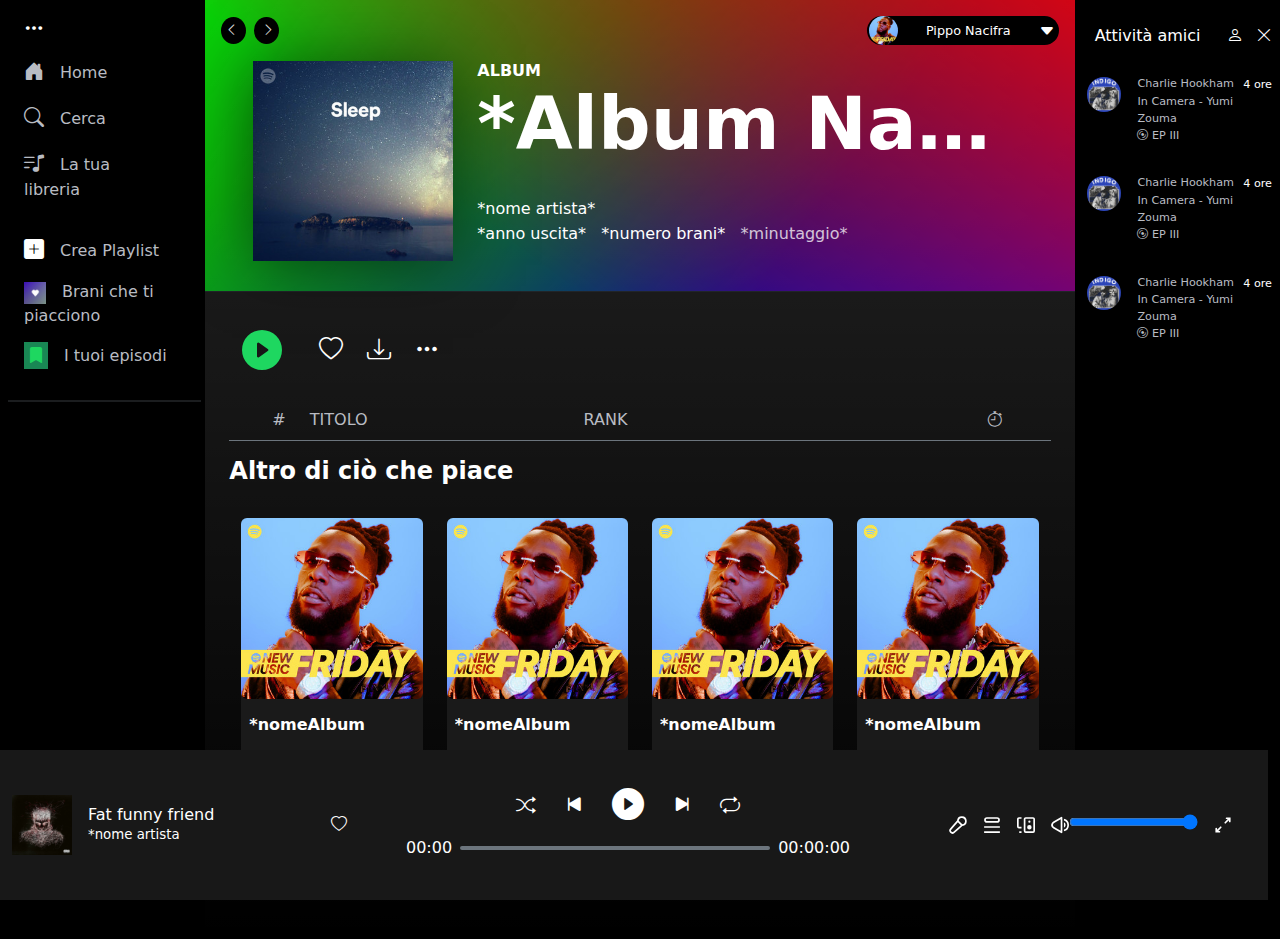
<file: album.html>
<!DOCTYPE html>
<html lang="en">

<head>
    <meta charset="UTF-8" />
    <meta name="viewport" content="width=device-width, initial-scale=1.0" />
    <title>Document</title>
    <link href="https://cdn.jsdelivr.net/npm/bootstrap@5.3.3/dist/css/bootstrap.min.css" rel="stylesheet"
        integrity="sha384-QWTKZyjpPEjISv5WaRU9OFeRpok6YctnYmDr5pNlyT2bRjXh0JMhjY6hW+ALEwIH" crossorigin="anonymous" />
    <link rel="stylesheet" href="https://cdn.jsdelivr.net/npm/bootstrap-icons@1.11.3/font/bootstrap-icons.min.css" /> 
    <link rel="stylesheet" href="assets/css/style.css" />
</head>

<body class="bg-gradient bg-black">
    <div class="row justify-content-between divPrimo">
        <header class="col-lg-3 col-xl-2 bg-black container-fluid d-none d-lg-block">
            <nav class="navbar navbar-expand-lg">
                <div class="container-fluid d-flex flex-column align-items-baseline px-3">
                    <a class="navbar-brand ps-2" href="#"><i class="bi bi-three-dots text-white"></i></a>
                    <button class="navbar-toggler" type="button" data-bs-toggle="collapse"
                        data-bs-target="#navbarNavAltMarkup" aria-controls="navbarNavAltMarkup" aria-expanded="false"
                        aria-label="Toggle navigation">
                        <span class="navbar-toggler-icon"></span>
                    </button>
                    <div class="collapse navbar-collapse" id="navbarNavAltMarkup">
                        <div class="navbar-nav flex-column">
                            <a class="nav-link text-gray-light" aria-current="page" href="index.html"><i
                                class="bi bi-house-door-fill text-gray-light fs-5 me-3"></i>Home</a>
                        <a class="nav-link text-gray-light" href="search.html"><i
                                class="bi bi-search text-gray-light fs-5 me-3"></i>Cerca</a>
                        <a class="nav-link text-gray-light" href="#"><i
                                class="bi bi-music-note-list text-gray-light fs-5 me-3"></i>La
                            tua libreria</a>
                        <a class="nav-link text-gray-light mt-3"><i
                                class="bi bi-plus-square-fill text-white fs-5 me-3"></i>Crea Playlist</a>
                        <a class="nav-link text-gray-light"><img src="assets/imgs/liked songs spotify.jpeg"
                                style="width: 22px" class="me-3" />Brani che ti piacciono</a>
                        <a class="nav-link text-gray-light"><i
                                class="bi bi-bookmark-fill bg-success p-1 me-3 bg-startPlayslist"
                                style="color: #1ED760;"></i>I tuoi episodi</a>
                        </div>
                    </div>
                </div>
            </nav>
            <hr class="text-secondary border-2 w-100 ms-2 me-1" />
            <div>
                <ul></ul>
            </div>
        </header>
        <main class="col-lg-9 col-xl-8 p-0">
            <div class="bg-header">
                <section class="row align-items-center p-3 divPrimo">
                    <div class="col-lg-3 col-xxl-2 d-none d-lg-flex">
                        <i class="bi bi-chevron-left Freccia bg-black p-1 pe-2 rounded-circle bi-chevron"></i>
                        <i class="bi bi-chevron-right Freccia bg-black p-1 ps-2 rounded-circle ms-2 bi-chevron"></i>
                    </div>
                    <!-- div vuoto per distanziare -->
                    <div class="col-lg-6 col-xxl-8"></div>
                    <div class="col-lg-3 col-xxl-2 d-none d-lg-flex">
                        <div class="bg-black p-0 rounded-pill d-flex justify-content-between align-items-center">
                            <img src="assets/imgs/main/image-17.jpg" class="rounded-5 d-inline-block"
                                style="width: 15%; margin-left: 1%;" />
                            <p class="text-white d-inline-block m-0 username">Pippo Nacifra</p>
                            <i class="bi bi-caret-down-fill text-white me-1 mt-1"></i>
                        </div>
                    </div>
                </section>
                <div class="border-bottom border-dark p-0">
                    <div class="d-flex px-5 pt-md-0 pb-sm-3 ">
                        <img src="assets/imgs/search/image-18.jpg" class="album-size mb-xxl-4" id="albumImgH1"/>
                        <div class="row pb-4 divPrimo ps-4">
                            <h4 class="col-12 scrittaAlbum">ALBUM</h4>
                            <h1 class="col-12 pronz-album-5 gerardo" id="albumText">*Album Name*</h1>
                            <!---aggiungere classe o id per fare il testo bold e grande---->
                            <h2 class="col-12 fs-6 pt-3">
                                <div  class="pronz-album-4 gerardo align-bottom"><span id="artistName">*nome artista*</span></div><span id="releaseYear">*anno
                                    uscita*</span> &nbsp; <span id="tracksNum">*numero brani*</span> &nbsp;
                                <span class="opacity-75" id="minutaggio">*minutaggio*</span>
                            </h2>
                        </div>
                    </div>
                </div>
            </div>
            <div class="row p-4 divPrimo">
                <div class="col-3 d-flex align-items-center">
                    <button type="button" class="btn" id="btnPlay">
                        <svg xmlns="http://www.w3.org/2000/svg" width="40" height="40" fill="#1ED760"
                            class="bi bi-play-circle-fill" viewBox="0 0 16 16">
                            <path
                                d="M16 8A8 8 0 1 1 0 8a8 8 0 0 1 16 0M6.79 5.093A.5.5 0 0 0 6 5.5v5a.5.5 0 0 0 .79.407l3.5-2.5a.5.5 0 0 0 0-.814z" />
                        </svg>
                    </button>

                    <i class="bi bi-heart p-2 ms-3 fs-4"></i>
                    <i class="bi bi-download p-3 fs-4"></i>
                    <i class="bi bi-three-dots p-2 fs-4"></i>
                </div>
            </div>

            <div class="row mx-4 border-bottom border-secondary">
                <p class="col-1 mb-2 text-end text-gray-light">#</p>
                <!--trovare un grigio giusto-->
                <p class="col-4 mb-2 text-gray-light">TITOLO</p>
                <p class="col-4 mb-2 text-gray-light">RANK</p>
                <p class="col-3 mb-2 text-end pe-5">
                    <i class="bi bi-stopwatch text-gray-light"></i>
                </p>
            </div>
            <ul class="row gy-3 mx-4 pt-2 list-unstyled" id="ulSongs">
            </ul>

            <section>
                <h4 class="mt-4 mb-3 fw-bolder fs-4 d-lg-block ps-4">
                    Altro di ciò che piace
                </h4>
                <div class="d-none d-md-flex row justify-content-around mt-2 mt-lg-0 mx-4 gy-md-3">
                    <div class="col-lg-2 col-md-6 larghezzaCard">
                        <div class="text-center rounded-2 bg-cards d-flex d-lg-block albumCards">
                            <img class="rounded-2 me-3 me-lg-0 imgCard albumImg" src="assets/imgs/main/image-17.jpg" />
                            <div class="text-start ms-md-2">
                                <h4 class="fs-6 fw-bold mt-3 albumName pronz-album-2 gerardo">*nomeAlbum</h4>
                                <p class="albumArtist text-gray pronz-album-2 gerardo">*autore</p>
                            </div>
                        </div>
                    </div>
                    <div class="col-lg-2 col-md-6 larghezzaCard">
                        <div class="text-center rounded-2 bg-cards d-flex d-lg-block albumCards">
                            <img class="rounded-2 me-3 me-lg-0 imgCard albumImg" src="assets/imgs/main/image-17.jpg" />
                            <div class="text-start ms-md-2">
                                <h4 class="fs-6 fw-bold mt-3 albumName pronz-album-2 gerardo">*nomeAlbum</h4>
                                <p class="albumArtist text-gray pronz-album-2 gerardo">*autore</p>
                            </div>
                        </div>
                    </div>
                    <div class="col-lg-2 col-md-6 larghezzaCard">
                        <div class="text-center rounded-2 bg-cards d-flex d-lg-block albumCards">
                            <img class="rounded-2 me-3 me-lg-0 imgCard albumImg" src="assets/imgs/main/image-17.jpg" />
                            <div class="text-start ms-md-2">
                                <h4 class="fs-6 fw-bold mt-3 albumName pronz-album-2 gerardo">*nomeAlbum</h4>
                                <p class="albumArtist text-gray pronz-album-2 gerardo">*autore</p>
                            </div>
                        </div>
                    </div>
                    <div class="col-lg-2 col-md-6 larghezzaCard">
                        <div class="text-center rounded-2 bg-cards d-flex d-lg-block albumCards">
                            <img class="rounded-2 me-3 me-lg-0 imgCard albumImg" src="assets/imgs/main/image-17.jpg" />
                            <div class="text-start ms-md-2">
                                <h4 class="fs-6 fw-bold mt-3 albumName pronz-album-2 gerardo">*nomeAlbum</h4>
                                <p class="albumArtist text-gray pronz-album-2 gerardo">*autore</p>
                            </div>
                        </div>
                    </div>
                </div>
                <div class="row justify-content-around mt-sm-5 d-md-none px-4 divPrimo">
                    <div class="col-5 p-0">
                        <img src="assets/imgs/main/image-17.jpg" class="albumImg rounded-2" style="width: 100%;" />
                        <div class="">
                            <h5 class="text-white albumName pronz-album-2 gerardo">*nomeAlbum</h5>
                            <p class="albumArtist text-gray pronz-album-2 gerardo">*autore</p>
                        </div>
                    </div>
                    <div class="col-5 p-0">
                        <img src="assets/imgs/main/image-17.jpg" class="albumImg rounded-2" style="width: 100%;" />
                        <div class="">
                            <h5 class="text-white albumName pronz-album-2 gerardo">*nomeAlbum</h5>
                            <p class="albumArtist text-gray pronz-album-2 gerardo">*autore</p>
                        </div>
                    </div>
                    <div class="col-5 p-0">
                        <img src="assets/imgs/main/image-17.jpg" class="albumImg rounded-2" style="width: 100%;" />
                        <div class="">
                            <h5 class="text-white albumName pronz-album-2 gerardo">*nomeAlbum</h5>
                            <p class="albumArtist text-gray pronz-album-2 gerardo">*autore</p>
                        </div>
                    </div>
                    <div class="col-5 p-0">
                        <img src="assets/imgs/main/image-17.jpg" class="albumImg rounded-2" style="width: 100%;" />
                        <div class="">
                            <h5 class="text-white albumName pronz-album-2 gerardo">*nomeAlbum</h5>
                            <p class="albumArtist text-gray pronz-album-2 gerardo">*autore</p>
                        </div>
                    </div>
                </div>
                <div style="height: 150px"></div>
            </section>
        </main>
        <aside class="col-lg-2 col-xl-2 bg-black container-fluid d-none d-xl-block">
            <div class="d-flex justify-content-between align-items-baseline my-4 mx-2">
                <h6>Attività amici</h6>
                <div>
                    <i class="bi bi-person"></i>
                    <i class="bi bi-x-lg ms-2"></i>
                </div>
            </div>
            <div class="d-flex mt-3">
                <img src="assets/imgs/search/image-22.jpg" style="width: 18%; height: 18%;" class="rounded-circle me-3">
                <div class="container-fluid p-0 pe-2">
                    <div class="d-flex justify-content-between text-gray-light">
                        <h6 class="m-0 aside-text">Charlie Hookham</h6>
                        <p class="m-0 aside-text">4 ore</p>
                    </div>
                    <p class="aside-text-p text-gray-light">In Camera - Yumi Zouma <br> <i class="bi bi-disc text-gray-light"></i> EP III</p>
                </div>
            </div>
            <div class="d-flex mt-3">
                <img src="assets/imgs/search/image-22.jpg" style="width: 18%; height: 18%;" class="rounded-circle me-3">
                <div class="container-fluid p-0 pe-2">
                    <div class="d-flex justify-content-between text-gray-light">
                        <h6 class="m-0 aside-text">Charlie Hookham</h6>
                        <p class="m-0 aside-text">4 ore</p>
                    </div>
                    <p class="aside-text-p text-gray-light">In Camera - Yumi Zouma <br> <i class="bi bi-disc text-gray-light"></i> EP III</p>
                </div>
            </div>
            <div class="d-flex mt-3">
                <img src="assets/imgs/search/image-22.jpg" style="width: 18%; height: 18%;" class="rounded-circle me-3">
                <div class="container-fluid p-0 pe-2">
                    <div class="d-flex justify-content-between text-gray-light">
                        <h6 class="m-0 aside-text">Charlie Hookham</h6>
                        <p class="m-0 aside-text">4 ore</p>
                    </div>
                    <p class="aside-text-p text-gray-light">In Camera - Yumi Zouma <br> <i class="bi bi-disc text-gray-light"></i> EP III</p>
                </div>
            </div>
        </aside>
        <aside class="row px-lg-6 p-lg-4 justify-content-between bg-player position-fixed fixed-bottom z-3"
        style="max-width: 100vw;">
        <div class="divPrimo progress w-100 mb-3 rounded-pill bg-secondary d-lg-none" role="progressbar"
          aria-label="Example 0px high" aria-valuenow="25" aria-valuemin="0" aria-valuemax="100" style="height: 4px">
          <div class="progress-bar rounded-pill bg-white" style="width: 10%"></div>
        </div>
        <div class="col-lg-3 col-sm-6 d-flex align-items-center ps-lg-0 ps-sm-3 py-3">
          <img src="assets/imgs/main/image-1.jpg" style="width: 60px;" id="playerImg">
          <div class="ms-3">
            <h4 class="fs-6 fw-medium m-0 pronz3 gerardo" id="playerTitle">Fat funny friend</h4>
            <p style="font-size: smaller;" class="m-0 pronz3 gerardo" id="playerArtist">*nome artista</p>
          </div>
          <button type="button" class="btn align-content-end"><i class="bi bi-heart"></i></button>
        </div>
        <div class="col-6 d-flex flex-wrap justify-content-lg-center justify-content-sm-end align-items-center w-50">
          <div class="d-flex justify-content-center align-items-center d-none d-lg-flex">
            <button type="button" class="btn"><i class="bi bi-shuffle fs-5"></i></button>
            <button type="button" class="btn"><i class="bi bi-skip-start-fill fs-4"></i></button>
            <button type="button" class="btn" id="btnPlay"><i class="bi bi-play-circle-fill fs-2"></i></button>
            <button type="button" class="btn"><i class="bi bi-skip-end-fill fs-4"></i></button>
            <button type="button" class="btn"><i class="bi bi-repeat fs-5"></i></button>
          </div>
          <div class="d-flex align-items-center d-lg-none">
            <button type="button" class="btn"><i class="bi bi-skip-start-fill fs-1"></i></button>
            <button type="button" class="btn" id="btnPlaypiccolo"><i class="bi bi-play-circle-fill fs-1"></i></button>
            <button type="button" class="btn"><i class="bi bi-skip-end-fill fs-1"></i></button>
          </div>
          <div class="d-flex align-items-center justify-content-center w-75 d-none d-lg-flex">
            <p id="currentTime">00:00</p>
            <div class="progress w-75 mb-3 mx-2 rounded-pill bg-secondary" role="progressbar"
              aria-label="Example 1px high" aria-valuenow="25" aria-valuemin="0" aria-valuemax="100" style="height: 4px">
              <div class="progress-bar rounded-pill bg-white" style="width: 0%"></div>
            </div>
            <p id="totalTime">00:00:00</p>
          </div>
        </div>
        <div class="col-3 d-none d-lg-flex justify-content-sm-end align-items-center">
          <svg data-encore-id="icon" role="img" aria-hidden="true" viewBox="0 0 16 16" class="Svg-sc-ytk21e-0 dYnaPI"
            width="18px">
            <path fill="#ffffff"
              d="M13.426 2.574a2.831 2.831 0 0 0-4.797 1.55l3.247 3.247a2.831 2.831 0 0 0 1.55-4.797zM10.5 8.118l-2.619-2.62A63303.13 63303.13 0 0 0 4.74 9.075L2.065 12.12a1.287 1.287 0 0 0 1.816 1.816l3.06-2.688 3.56-3.129zM7.12 4.094a4.331 4.331 0 1 1 4.786 4.786l-3.974 3.493-3.06 2.689a2.787 2.787 0 0 1-3.933-3.933l2.676-3.045 3.505-3.99z">
            </path>
          </svg>
          <svg data-encore-id="icon" role="img" aria-hidden="true" viewBox="0 0 16 16" class="Svg-sc-ytk21e-0 dYnaPI ms-3"
            width="18px">
            <path fill="#ffffff"
              d="M15 15H1v-1.5h14V15zm0-4.5H1V9h14v1.5zm-14-7A2.5 2.5 0 0 1 3.5 1h9a2.5 2.5 0 0 1 0 5h-9A2.5 2.5 0 0 1 1 3.5zm2.5-1a1 1 0 0 0 0 2h9a1 1 0 1 0 0-2h-9z">
            </path>
          </svg>
          <svg data-encore-id="icon" role="img" aria-hidden="true" viewBox="0 0 16 16" class="Svg-sc-ytk21e-0 dYnaPI ms-3"
            width="18px">
            <path fill="#ffffff"
              d="M6 2.75C6 1.784 6.784 1 7.75 1h6.5c.966 0 1.75.784 1.75 1.75v10.5A1.75 1.75 0 0 1 14.25 15h-6.5A1.75 1.75 0 0 1 6 13.25V2.75zm1.75-.25a.25.25 0 0 0-.25.25v10.5c0 .138.112.25.25.25h6.5a.25.25 0 0 0 .25-.25V2.75a.25.25 0 0 0-.25-.25h-6.5zm-6 0a.25.25 0 0 0-.25.25v6.5c0 .138.112.25.25.25H4V11H1.75A1.75 1.75 0 0 1 0 9.25v-6.5C0 1.784.784 1 1.75 1H4v1.5H1.75zM4 15H2v-1.5h2V15z">
            </path>
            <path fill="#ffffff" d="M13 10a2 2 0 1 1-4 0 2 2 0 0 1 4 0zm-1-5a1 1 0 1 1-2 0 1 1 0 0 1 2 0z">
            </path>
          </svg>
          <svg data-encore-id="icon" role="presentation" aria-label="Volume alto" aria-hidden="false" id="volume-icon"
            viewBox="0 0 16 16" class="Svg-sc-ytk21e-0 kcUFwU ms-3" width="18px">
            <path fill="#ffffff"
              d="M9.741.85a.75.75 0 0 1 .375.65v13a.75.75 0 0 1-1.125.65l-6.925-4a3.642 3.642 0 0 1-1.33-4.967 3.639 3.639 0 0 1 1.33-1.332l6.925-4a.75.75 0 0 1 .75 0zm-6.924 5.3a2.139 2.139 0 0 0 0 3.7l5.8 3.35V2.8l-5.8 3.35zm8.683 4.29V5.56a2.75 2.75 0 0 1 0 4.88z">
            </path>
            <path fill="#ffffff" d="M11.5 13.614a5.752 5.752 0 0 0 0-11.228v1.55a4.252 4.252 0 0 1 0 8.127v1.55z"></path>
          </svg>
          <div>
            <input type="range" class="volume-bar" min="0" max="1" value="1" step="0.1" />
          </div>
          <svg data-encore-id="icon" role="img" aria-hidden="true" viewBox="0 0 16 16" class="Svg-sc-ytk21e-0 dYnaPI ms-3"
            width="18px">
            <path fill="#ffffff"
              d="M6.53 9.47a.75.75 0 0 1 0 1.06l-2.72 2.72h1.018a.75.75 0 0 1 0 1.5H1.25v-3.579a.75.75 0 0 1 1.5 0v1.018l2.72-2.72a.75.75 0 0 1 1.06 0zm2.94-2.94a.75.75 0 0 1 0-1.06l2.72-2.72h-1.018a.75.75 0 1 1 0-1.5h3.578v3.579a.75.75 0 0 1-1.5 0V3.81l-2.72 2.72a.75.75 0 0 1-1.06 0z">
            </path>
          </svg>
        </div>
      </aside>
    </div>

    <script src="https://cdn.jsdelivr.net/npm/bootstrap@5.3.3/dist/js/bootstrap.bundle.min.js"
        integrity="sha384-YvpcrYf0tY3lHB60NNkmXc5s9fDVZLESaAA55NDzOxhy9GkcIdslK1eN7N6jIeHz"
        crossorigin="anonymous"></script>
    <script src="assets/js/album.js"></script>
</body>

</html>
</file>
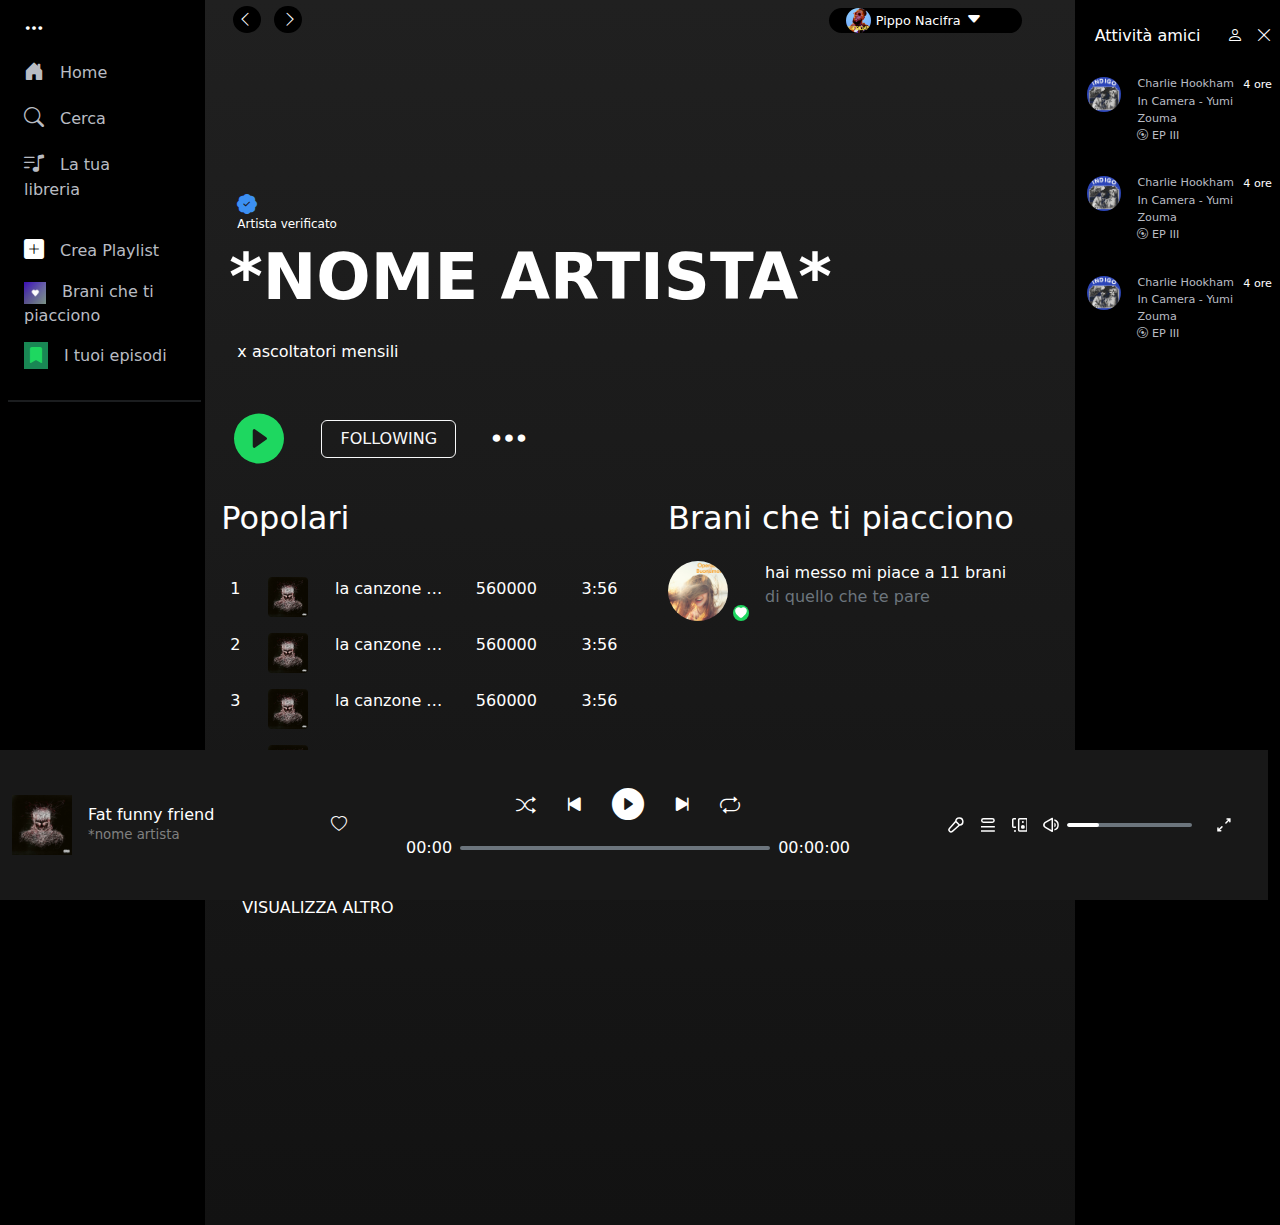
<file: artist.html>
<!DOCTYPE html>
<html lang="it">

<head>
  <meta charset="UTF-8" />
  <meta name="viewport" content="width=device-width, initial-scale=1.0" />
  <title>Artist</title>
  <link href="https://cdn.jsdelivr.net/npm/bootstrap@5.3.3/dist/css/bootstrap.min.css" rel="stylesheet"
    integrity="sha384-QWTKZyjpPEjISv5WaRU9OFeRpok6YctnYmDr5pNlyT2bRjXh0JMhjY6hW+ALEwIH" crossorigin="anonymous" />
  <link rel="stylesheet" href="https://cdn.jsdelivr.net/npm/bootstrap-icons@1.11.3/font/bootstrap-icons.min.css" />
  <link rel="stylesheet" href="assets/css/style.css" />
</head>

<body class="bg-spotify">
  <div class="row justify-content-between">
    <header class="col-lg-3 col-xl-2 bg-black container-fluid d-none d-lg-block">
      <nav class="navbar navbar-expand-lg">
        <div class="container-fluid d-flex flex-column align-items-baseline px-3">
          <a class="navbar-brand ps-2" href="#"><i class="bi bi-three-dots text-white"></i></a>
          <button class="navbar-toggler" type="button" data-bs-toggle="collapse" data-bs-target="#navbarNavAltMarkup"
            aria-controls="navbarNavAltMarkup" aria-expanded="false" aria-label="Toggle navigation">
            <span class="navbar-toggler-icon"></span>
          </button>
          <div class="collapse navbar-collapse" id="navbarNavAltMarkup">
            <div class="navbar-nav flex-column">
              <a class="nav-link text-gray-light" aria-current="page" href="index.html"><i
                  class="bi bi-house-door-fill text-gray-light fs-5 me-3"></i>Home</a>
              <a class="nav-link text-gray-light" href="search.html"><i
                  class="bi bi-search text-gray-light fs-5 me-3"></i>Cerca</a>
              <a class="nav-link text-gray-light" href="#"><i
                  class="bi bi-music-note-list text-gray-light fs-5 me-3"></i>La
                tua libreria</a>
              <a class="nav-link text-gray-light mt-3"><i class="bi bi-plus-square-fill text-white fs-5 me-3"></i>Crea
                Playlist</a>
              <a class="nav-link text-gray-light"><img src="assets/imgs/liked songs spotify.jpeg" style="width: 22px"
                  class="me-3" />Brani che ti piacciono</a>
              <a class="nav-link text-gray-light"><i class="bi bi-bookmark-fill bg-success p-1 me-3 bg-startPlayslist"
                  style="color: #1ED760;"></i>I tuoi episodi</a>
            </div>
          </div>
        </div>
      </nav>
      <hr class="text-secondary border-2 w-100 ms-2 me-1" />
      <div>
        <ul></ul>
      </div>
    </header>
    <main class="col-lg-9 col-xl-8 col-12 g-sm-0 p-0">
      <section class="d-lg-block container-fluid backImage ">
        <div class="row">
          <div class="col-lg-2 mt-2 mx-sm-3 ">
            <i class="bi bi-chevron-left text-white bg-black p-1 pe-2" style="border-radius: 50%"></i>
            <i class="bi bi-chevron-right text-white bg-black p-1 ps-2 rounded-5 ms-2"></i>
          </div>
          <!-- div vuoto per distanziare -->
          <div class="col-lg-6 col-xxl-6"></div>
          <div class="col-lg-3 col-xxl-3">
            <div
              class="bg-black d-none d-lg-block p-0 rounded-pill d-flex justify-content-between mt-2 ms-xxl-5 pe-lg-3 ps-xl-3 ps-xxl-2">
              <img src="assets/imgs/main/image-17.jpg" class="rounded-5 d-inline-block"
                style="width: 15%; margin-left:1%;" />
              <p class="text-white d-inline-block m-0 username">Pippo Nacifra</p>
              <i class="bi bi-caret-down-fill text-white me-1 mt-1"></i>
            </div>
          </div>
          <div class="col-lg-12 container-fluid p-0 py-0 mt-xl-0 mt-xxl-5 mx-sm-0">
            <div class="ms-4 mt-5 artist ">


              <h6 class="d-none d-lg-block mt-5 ps-0 mx-2" style="font-size: 75%">
                <i class="bi bi-patch-check-fill mx-0 d-none d-lg-block" style="color: #3c90f2; font-size: 20px">
                </i>
                Artista verificato
              </h6>
              <h1 class="fw-bolder nomeArtista pronz-artist-5 gerardo" style="font-size: 4em">
                *NOME ARTISTA*
              </h1>
              <p class="mt-3 mx-2 numeroAscoltatori">x ascoltatori mensili</p>
            </div>
          </div>
        </div>

      </section>

      <section class="mt-0">
        <div class="d-flex align-items-center ms-2">
          <button type="button" class="btn mt-sm-2 mt-lg-4 mx-sm-2" id="btnPlay">
            <svg xmlns="http://www.w3.org/2000/svg" width="50" height="75" fill="#1ED760" class="bi bi-play-circle-fill"
              viewBox="0 0 16 16">
              <path
                d="M16 8A8 8 0 1 1 0 8a8 8 0 0 1 16 0M6.79 5.093A.5.5 0 0 0 6 5.5v5a.5.5 0 0 0 .79.407l3.5-2.5a.5.5 0 0 0 0-.814z" />
            </svg>

            <button type="button" class="btn btn-outline-light mt-2 mx-1 mt-sm-2 mt-lg-4 mx-sm-3" style="width: 135px">
              FOLLOWING
            </button>
            <button type="button" class="btn mt-lg-4">
              <i class="bi bi-three-dots mx-1 mt-sm-0" style="font-size: 40px"></i>
            </button>
        </div>

        <div class="row mt-2 gy-3 gy-sm-5 my-sm-0 mt-lg-2">
          <div class="col-6 justify-content-between mt-lg-2">
            <h2 class="mx-3">Popolari</h2>
            <div class=" mt-sm-4 mt-lg-0">
              <ol class="row my-3 gy-3 pt-2 list-unstyled ps-sm-4">
                <li class="col-lg-1 col-sm-1 col-md-1 text-end gerardo">1</li>
                <li class="col-lg-2 col-sm-3 col-md-2 text-center gerardo"><img class="song-image" src="assets/imgs/main/image-1.jpg"></li>
                <li class="col-lg-4 col-sm-8 col-md-7 songName gerardo">la canzone del sole</li>
                <li class="col-3 songReproduction d-none d-lg-flex gerardo">560000</li>
                <li class="col-2 text-end pe-5 songDuration d-none d-md-flex gerardo">3:56</li>
                <li class="col-lg-1 col-sm-1 col-md-1 text-end gerardo">2</li>
                <li class="col-lg-2 col-sm-3 col-md-2 text-center gerardo"><img class="song-image" src="assets/imgs/main/image-1.jpg"></li>
                <li class="col-lg-4 col-sm-8 col-md-7 songName gerardo">la canzone del sole</li>
                <li class="col-3 songReproduction d-none d-lg-flex gerardo">560000</li>
                <li class="col-2 text-end pe-5 songDuration d-none d-md-flex gerardo">3:56</li>
                <li class="col-lg-1 col-sm-1 col-md-1 text-end gerardo">3</li>
                <li class="col-lg-2 col-sm-3 col-md-2 text-center gerardo"><img class="song-image" src="assets/imgs/main/image-1.jpg"></li>
                <li class="col-lg-4 col-sm-8 col-md-7 songName gerardo">la canzone del sole</li>
                <li class="col-3 songReproduction d-none d-lg-flex gerardo">560000</li>
                <li class="col-2 text-end pe-5 songDuration d-none d-md-flex gerardo">3:56</li>
                <li class="col-lg-1 col-sm-1 col-md-1 text-end gerardo">4</li>
                <li class="col-lg-2 col-sm-3 col-md-2 text-center gerardo"><img class="song-image" src="assets/imgs/main/image-1.jpg"></li>
                <li class="col-lg-4 col-sm-8 col-md-7 songName gerardo">la canzone del sole</li>
                <li class="col-3 songReproduction d-none d-lg-flex gerardo">560000</li>
                <li class="col-2 text-end pe-5 songDuration d-none d-md-flex gerardo">3:56</li>
                <li class="col-lg-1 col-sm-1 col-md-1 text-end gerardo">5</li>
                <li class="col-lg-2 col-sm-3 col-md-2 text-center gerardo"><img class="song-image" src="assets/imgs/main/image-1.jpg"></li>
                <li class="col-lg-4 col-sm-8 col-md-7 songName gerardo">la canzone del sole</li>
                <li class="col-3 songReproduction d-none d-lg-flex gerardo">560000</li>
                <li class="col-2 text-end pe-5 songDuration d-none d-md-flex gerardo">3:56</li>
              </ol>
              <button type="button" class="btn text-white mt-5 mx-4 d-sm-none d-lg-block">
                VISUALIZZA ALTRO
              </button>
            </div>
          </div>
          <div class="col-6 justify-content-between mt-lg-2">
            <h2 class=" mx-3">Brani che ti piacciono</h2>
            <div class="ps-3 mt-4">
              <div class="d-flex">
                <div>
                  <img class="rounded-5 mt-0 mx-0" src="assets/imgs/main/image-10.jpg" style="width: 60px" />
                  <svg xmlns="http://www.w3.org/2000/svg" width="16" height="16" fill="currentColor" class="bi bi-heart-fill align-bottom" viewBox="-3 -3 22 22"><g id="deeditor_bgCarrier" stroke-width="0">
                    <rect id="dee_c_e" x="-3" y="-3" width="22" height="22" rx="38.4" fill="#1ed760" strokewidth="0"/>
                  </g>
                    <path fill-rule="evenodd" d="M8 1.314C12.438-3.248 23.534 4.735 8 15-7.534 4.736 3.562-3.248 8 1.314" fill="#ffffff"/>
                  </svg>
                </div>
                <p class="mt-0 mx-3 d-flex flex-column">
                  hai messo mi piace a 11 brani<span class="nomeArtista text-secondary">
                    di quello che te pare</span>
                </p>
              </div>
            </div>
          </div>
          <div style="height: 100px;"></div>
        </div>
      </section>
      <div style="height: 150px; visibility: hidden;"></div>
    </main>
    <aside class="col-lg-2 col-xl-2 bg-black container-fluid d-none d-xl-block">
      <div class="d-flex justify-content-between align-items-baseline my-4 mx-2">
        <h6>Attività amici</h6>
        <div>
          <i class="bi bi-person"></i>
          <i class="bi bi-x-lg ms-2"></i>
        </div>
      </div>
      <div class="d-flex mt-3">
        <img src="assets/imgs/search/image-22.jpg" style="width: 18%; height: 18%;" class="rounded-circle me-3">
        <div class="container-fluid p-0 pe-2">
          <div class="d-flex justify-content-between text-gray-light">
            <h6 class="m-0 aside-text">Charlie Hookham</h6>
            <p class="m-0 aside-text">4 ore</p>
          </div>
          <p class="aside-text-p text-gray-light">In Camera - Yumi Zouma <br> <i class="bi bi-disc text-gray-light"></i>
            EP III</p>
        </div>
      </div>
      <div class="d-flex mt-3">
        <img src="assets/imgs/search/image-22.jpg" style="width: 18%; height: 18%;" class="rounded-circle me-3">
        <div class="container-fluid p-0 pe-2">
          <div class="d-flex justify-content-between text-gray-light">
            <h6 class="m-0 aside-text">Charlie Hookham</h6>
            <p class="m-0 aside-text">4 ore</p>
          </div>
          <p class="aside-text-p text-gray-light">In Camera - Yumi Zouma <br> <i class="bi bi-disc text-gray-light"></i>
            EP III</p>
        </div>
      </div>
      <div class="d-flex mt-3">
        <img src="assets/imgs/search/image-22.jpg" style="width: 18%; height: 18%;" class="rounded-circle me-3">
        <div class="container-fluid p-0 pe-2">
          <div class="d-flex justify-content-between text-gray-light">
            <h6 class="m-0 aside-text">Charlie Hookham</h6>
            <p class="m-0 aside-text">4 ore</p>
          </div>
          <p class="aside-text-p text-gray-light">In Camera - Yumi Zouma <br> <i class="bi bi-disc text-gray-light"></i>
            EP III</p>
        </div>
      </div>
    </aside>
    <aside class="row px-lg-6 p-lg-4 justify-content-between bg-player position-fixed fixed-bottom z-3"
      style="max-width: 100vw;">
      <div class="divPrimo progress w-100 mb-3 rounded-pill bg-secondary d-lg-none" role="progressbar"
        aria-label="Example 0px high" aria-valuenow="25" aria-valuemin="0" aria-valuemax="100" style="height: 4px">
        <div class="progress-bar rounded-pill bg-white" style="width: 10%"></div>
      </div>
      <div class="col-lg-3 col-sm-6 d-flex align-items-center ps-lg-0 ps-sm-3 py-3">
        <img src="assets/imgs/main/image-1.jpg" style="width: 60px;" id="playerImg">
        <div class="ms-3">
          <h4 class="fs-6 fw-medium m-0 pronz3 gerardo" id="playerTitle">Fat funny friend</h4>
          <p style="font-size: smaller;" class="m-0 text-gray pronz3 gerardo" id="playerArtist">*nome artista</p>
        </div>
        <button type="button" class="btn align-content-end"><i class="bi bi-heart"></i></button>
      </div>
      <div class="col-6 d-flex flex-wrap justify-content-lg-center justify-content-sm-end align-items-center w-50">
        <div class="d-flex justify-content-center align-items-center d-none d-lg-flex">
          <button type="button" class="btn"><i class="bi bi-shuffle fs-5"></i></button>
          <button type="button" class="btn"><i class="bi bi-skip-start-fill fs-4"></i></button>
          <button type="button" class="btn" id="btnPlay"><i class="bi bi-play-circle-fill fs-2"></i></button>
          <button type="button" class="btn"><i class="bi bi-skip-end-fill fs-4"></i></button>
          <button type="button" class="btn"><i class="bi bi-repeat fs-5"></i></button>
        </div>
        <div class="d-flex align-items-center d-lg-none">
          <button type="button" class="btn"><i class="bi bi-skip-start-fill fs-1"></i></button>
          <button type="button" class="btn" id="btnPlaypiccolo"><i class="bi bi-play-circle-fill fs-1"></i></button>
          <button type="button" class="btn"><i class="bi bi-skip-end-fill fs-1"></i></button>
        </div>
        <div class="d-flex align-items-center justify-content-center w-75 d-none d-lg-flex">
          <p id="currentTime">00:00</p>
          <div class="progress w-75 mb-3 mx-2 rounded-pill bg-secondary" role="progressbar"
            aria-label="Example 1px high" aria-valuenow="25" aria-valuemin="0" aria-valuemax="100" style="height: 4px">
            <div class="progress-bar rounded-pill bg-white" style="width: 0%"></div>
          </div>
          <p id="totalTime">00:00:00</p>
        </div>
      </div>
      <div class="col-3 d-none d-lg-flex justify-content-sm-end align-items-center">
        <svg data-encore-id="icon" role="img" aria-hidden="true" viewBox="0 0 16 16" class="Svg-sc-ytk21e-0 dYnaPI"
          width="18px">
          <path fill="#ffffff"
            d="M13.426 2.574a2.831 2.831 0 0 0-4.797 1.55l3.247 3.247a2.831 2.831 0 0 0 1.55-4.797zM10.5 8.118l-2.619-2.62A63303.13 63303.13 0 0 0 4.74 9.075L2.065 12.12a1.287 1.287 0 0 0 1.816 1.816l3.06-2.688 3.56-3.129zM7.12 4.094a4.331 4.331 0 1 1 4.786 4.786l-3.974 3.493-3.06 2.689a2.787 2.787 0 0 1-3.933-3.933l2.676-3.045 3.505-3.99z">
          </path>
        </svg>
        <svg data-encore-id="icon" role="img" aria-hidden="true" viewBox="0 0 16 16" class="Svg-sc-ytk21e-0 dYnaPI ms-3"
          width="18px">
          <path fill="#ffffff"
            d="M15 15H1v-1.5h14V15zm0-4.5H1V9h14v1.5zm-14-7A2.5 2.5 0 0 1 3.5 1h9a2.5 2.5 0 0 1 0 5h-9A2.5 2.5 0 0 1 1 3.5zm2.5-1a1 1 0 0 0 0 2h9a1 1 0 1 0 0-2h-9z">
          </path>
        </svg>
        <svg data-encore-id="icon" role="img" aria-hidden="true" viewBox="0 0 16 16" class="Svg-sc-ytk21e-0 dYnaPI ms-3"
          width="18px">
          <path fill="#ffffff"
            d="M6 2.75C6 1.784 6.784 1 7.75 1h6.5c.966 0 1.75.784 1.75 1.75v10.5A1.75 1.75 0 0 1 14.25 15h-6.5A1.75 1.75 0 0 1 6 13.25V2.75zm1.75-.25a.25.25 0 0 0-.25.25v10.5c0 .138.112.25.25.25h6.5a.25.25 0 0 0 .25-.25V2.75a.25.25 0 0 0-.25-.25h-6.5zm-6 0a.25.25 0 0 0-.25.25v6.5c0 .138.112.25.25.25H4V11H1.75A1.75 1.75 0 0 1 0 9.25v-6.5C0 1.784.784 1 1.75 1H4v1.5H1.75zM4 15H2v-1.5h2V15z">
          </path>
          <path fill="#ffffff" d="M13 10a2 2 0 1 1-4 0 2 2 0 0 1 4 0zm-1-5a1 1 0 1 1-2 0 1 1 0 0 1 2 0z">
          </path>
        </svg>
        <svg data-encore-id="icon" role="presentation" aria-label="Volume alto" aria-hidden="false" id="volume-icon"
          viewBox="0 0 16 16" class="Svg-sc-ytk21e-0 kcUFwU ms-3" width="18px">
          <path fill="#ffffff"
            d="M9.741.85a.75.75 0 0 1 .375.65v13a.75.75 0 0 1-1.125.65l-6.925-4a3.642 3.642 0 0 1-1.33-4.967 3.639 3.639 0 0 1 1.33-1.332l6.925-4a.75.75 0 0 1 .75 0zm-6.924 5.3a2.139 2.139 0 0 0 0 3.7l5.8 3.35V2.8l-5.8 3.35zm8.683 4.29V5.56a2.75 2.75 0 0 1 0 4.88z">
          </path>
          <path fill="#ffffff" d="M11.5 13.614a5.752 5.752 0 0 0 0-11.228v1.55a4.252 4.252 0 0 1 0 8.127v1.55z"></path>
        </svg>
        <div class="progress w-50 mx-2 rounded-pill bg-secondary" role="progressbar" aria-label="Example 1px high"
          aria-valuenow="25" aria-valuemin="0" aria-valuemax="100" style="height: 4px">
          <div class="progress-bar rounded-pill bg-white" style="width: 25%"></div>
        </div>
        <svg data-encore-id="icon" role="img" aria-hidden="true" viewBox="0 0 16 16" class="Svg-sc-ytk21e-0 dYnaPI ms-3"
          width="18px">
          <path fill="#ffffff"
            d="M6.53 9.47a.75.75 0 0 1 0 1.06l-2.72 2.72h1.018a.75.75 0 0 1 0 1.5H1.25v-3.579a.75.75 0 0 1 1.5 0v1.018l2.72-2.72a.75.75 0 0 1 1.06 0zm2.94-2.94a.75.75 0 0 1 0-1.06l2.72-2.72h-1.018a.75.75 0 1 1 0-1.5h3.578v3.579a.75.75 0 0 1-1.5 0V3.81l-2.72 2.72a.75.75 0 0 1-1.06 0z">
          </path>
        </svg>
      </div>
    </aside>
    <script src="https://cdn.jsdelivr.net/npm/bootstrap@5.3.3/dist/js/bootstrap.bundle.min.js"
      integrity="sha384-YvpcrYf0tY3lHB60NNkmXc5s9fDVZLESaAA55NDzOxhy9GkcIdslK1eN7N6jIeHz"
      crossorigin="anonymous"></script>
</body>

</html>
</file>
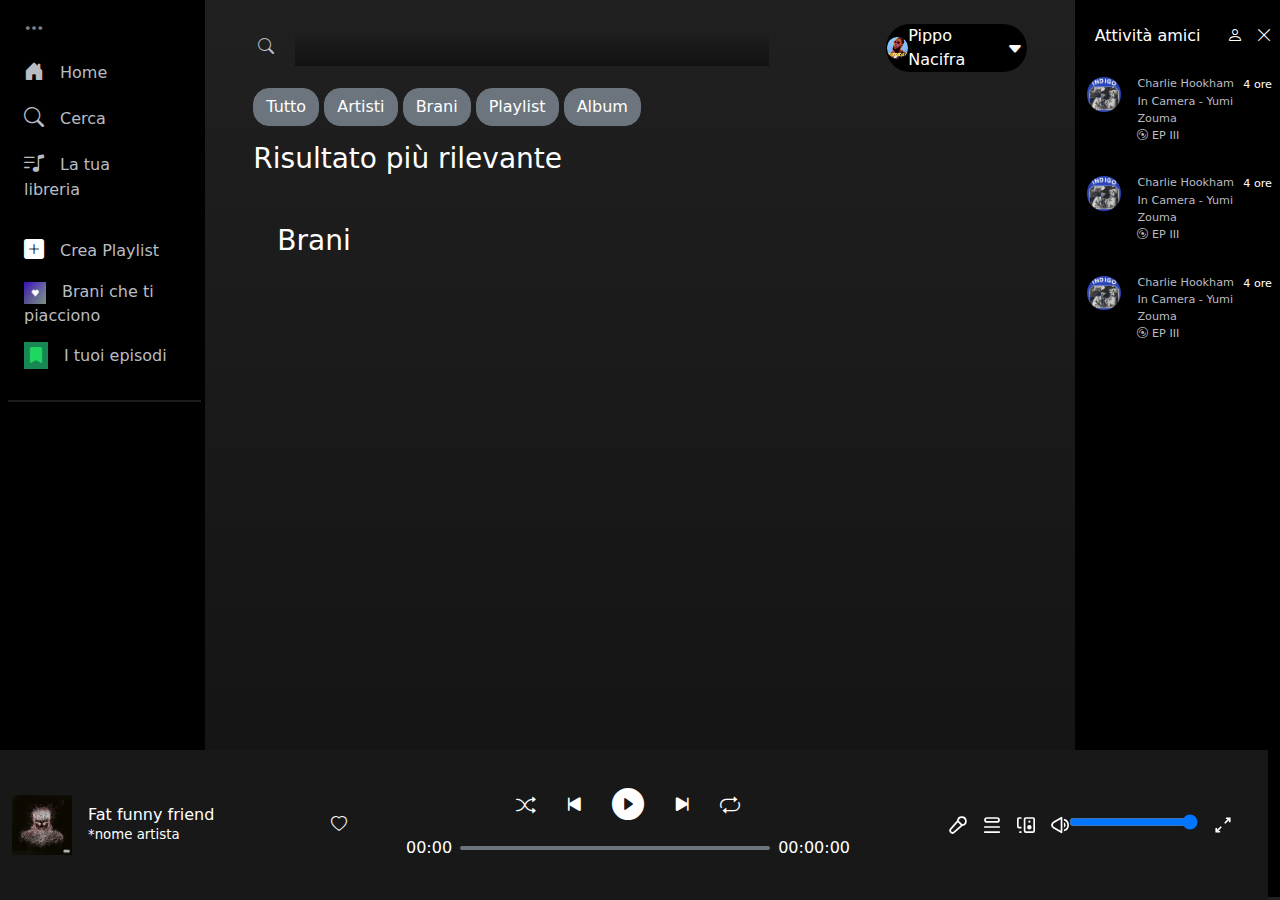
<file: search.html>
<!DOCTYPE html>
<html lang="it">

<head>
  <meta charset="UTF-8" />
  <meta name="viewport" content="width=device-width, initial-scale=1.0" />
  <title>BW2</title>
  <link href="https://cdn.jsdelivr.net/npm/bootstrap@5.3.3/dist/css/bootstrap.min.css" rel="stylesheet"
    integrity="sha384-QWTKZyjpPEjISv5WaRU9OFeRpok6YctnYmDr5pNlyT2bRjXh0JMhjY6hW+ALEwIH" crossorigin="anonymous" />
  <link rel="stylesheet" href="https://cdn.jsdelivr.net/npm/bootstrap-icons@1.11.3/font/bootstrap-icons.min.css" />
  <link rel="stylesheet" href="assets/css/style.css" />
</head>

<body class="bg-spotify">
  <div class="row justify-content-between">
    <header class="col-lg-3 col-xl-2 bg-black container-fluid d-none d-lg-block">
      <nav class="navbar navbar-expand-lg">
        <div class="container-fluid d-flex flex-column align-items-baseline px-3">
            <a class="navbar-brand ps-2" href="#"><i class="bi bi-three-dots text-gray"></i></a>
            <button class="navbar-toggler" type="button" data-bs-toggle="collapse"
                data-bs-target="#navbarNavAltMarkup" aria-controls="navbarNavAltMarkup" aria-expanded="false"
                aria-label="Toggle navigation">
                <span class="navbar-toggler-icon"></span>
            </button>
            <div class="collapse navbar-collapse" id="navbarNavAltMarkup">
                <div class="navbar-nav flex-column">
                    <a class="nav-link text-gray-light" aria-current="page" href="index.html"><i
                            class="bi bi-house-door-fill text-gray-light fs-5 me-3"></i>Home</a>
                              <a class="nav-link text-gray-light" href="search.html">
                                <i class="bi bi-search text-gray-light fs-5 me-3"></i>Cerca
                              </a>
                    <a class="nav-link text-gray-light" href="#"><i
                            class="bi bi-music-note-list text-gray-light fs-5 me-3"></i>La
                        tua libreria</a>
                    <a class="nav-link text-gray-light mt-3"><i
                            class="bi bi-plus-square-fill text-white fs-5 me-3"></i>Crea Playlist</a>
                    <a class="nav-link text-gray-light"><img src="assets/imgs/liked songs spotify.jpeg"
                            style="width: 22px" class="me-3" />Brani che ti piacciono</a>
                    <a class="nav-link text-gray-light"><i
                            class="bi bi-bookmark-fill bg-success p-1 me-3 bg-startPlayslist"
                            style="color: #1ED760;"></i>I tuoi episodi</a>
                </div>
            </div>
        </div>
    </nav>
      <hr class="text-secondary border-2 w-100 ms-2 me-1" />
      <div>
        <ul></ul>
      </div>
    </header>
    <main class="col-lg-9 col-xl-8 py-4 px-5">
      <section class="row">
        <div class="col-lg-8 p-1">
          <form id="form" class="d-flex">
            <button type="submit" class="btn me-2"><i class="bi bi-search text-gray-light"></i></button>
            <input type="text" id="searchbar" class="w-100 bg-spotify border-0">
          </form>
        </div>
        <!-- div vuoto per distanziare -->

        <div class="col-lg-4 d-none d-lg-flex justify-content-end">
          <div class="col-lg-12 col-xl-7 align-content-center ">
            <div class="bg-black p-0 rounded-pill d-flex justify-content-between align-items-center">
              <img src="assets/imgs/main/image-17.jpg" class="rounded-5 d-inline-block"
                style="width: 15%; margin-left: 1%;" />
              <p class="text-white d-inline-block m-0">Pippo Nacifra</p>
              <i class="bi bi-caret-down-fill text-white me-1 mt-1"></i>
            </div>
          </div>
      </section>
      <div class="mt-3 mb-2" style="max-height: 250px;">
        <button type="button" class="btn btn-secondary rounded-4 ">Tutto</button>
        <button type="button" class="btn btn-secondary  rounded-4">Artisti</button>
        <button type="button" class="btn btn-secondary  rounded-4">Brani</button>
        <button type="button" class="btn btn-secondary  rounded-4">Playlist</button>
        <button type="button" class="btn btn-secondary  rounded-4">Album</button>
        <h3 class="pad mt-3">Risultato più rilevante</h3>
        <!-- <div class="bg-dark" style="height:250px;">
          <img src="assets/imgs/main/image-9.jpg" style="max-width: 100px;"
            class="rounded-lg-pill m-4 mb-lg-0 mt-lg-3 ms-lg-3 " id="imgArtista">
          <p class="h2 pad ms-2 mb-lg-0 ms-lg-3 mt-xl-3 artista"> Nome dell artista</p>
          <p class="ms-2 ms-lg-3 mt-xl-4 albumNameartista"> tipo es arista , album in base a quello che trova</p>

        </div> -->

      </div>
      <div class="col-lg-8 ps-4 mt-xl-2 mb-md-3 mb-3 mt-5 mt-xl-5 " style="max-height: 250px;" id="songList">
        <h3 class="pad ">Brani</h3>

      </div>

<div style="height: 600px;"></div>


    
    </main>
    <aside class="col-lg-2 col-xl-2 bg-black container-fluid d-none d-xl-block">
      <div class="d-flex justify-content-between align-items-baseline my-4 mx-2">
        <h6>Attività amici</h6>
        <div>
          <i class="bi bi-person"></i>
          <i class="bi bi-x-lg ms-2"></i>
        </div>
      </div>
      <div class="d-flex mt-3">
        <img src="assets/imgs/search/image-22.jpg" style="width: 18%; height: 18%;" class="rounded-circle me-3">
        <div class="container-fluid p-0 pe-2">
          <div class="d-flex justify-content-between text-gray-light">
            <h6 class="m-0 aside-text">Charlie Hookham</h6>
            <p class="m-0 aside-text">4 ore</p>
          </div>
          <p class="aside-text-p text-gray-light">In Camera - Yumi Zouma <br> <i class="bi bi-disc text-gray-light"></i>
            EP III</p>
        </div>
      </div>
      <div class="d-flex mt-3">
        <img src="assets/imgs/search/image-22.jpg" style="width: 18%; height: 18%;" class="rounded-circle me-3">
        <div class="container-fluid p-0 pe-2">
          <div class="d-flex justify-content-between text-gray-light">
            <h6 class="m-0 aside-text">Charlie Hookham</h6>
            <p class="m-0 aside-text">4 ore</p>
          </div>
          <p class="aside-text-p text-gray-light">In Camera - Yumi Zouma <br> <i class="bi bi-disc text-gray-light"></i>
            EP III</p>
        </div>
      </div>
      <div class="d-flex mt-3">
        <img src="assets/imgs/search/image-22.jpg" style="width: 18%; height: 18%;" class="rounded-circle me-3">
        <div class="container-fluid p-0 pe-2">
          <div class="d-flex justify-content-between text-gray-light">
            <h6 class="m-0 aside-text">Charlie Hookham</h6>
            <p class="m-0 aside-text">4 ore</p>
          </div>
          <p class="aside-text-p text-gray-light">In Camera - Yumi Zouma <br> <i class="bi bi-disc text-gray-light"></i>
            EP III</p>
        </div>
      </div>
    </aside>
    <aside class="row px-lg-6 p-lg-4 justify-content-between bg-player position-fixed fixed-bottom z-3"
      style="max-width: 100vw;">
      <div class="divPrimo progress w-100 mb-3 rounded-pill bg-secondary d-lg-none" role="progressbar"
        aria-label="Example 0px high" aria-valuenow="25" aria-valuemin="0" aria-valuemax="100" style="height: 4px">
        <div class="progress-bar rounded-pill bg-white" style="width: 10%"></div>
      </div>
      <div class="col-lg-3 col-sm-6 d-flex align-items-center ps-lg-0 ps-sm-3 py-3">
        <img src="assets/imgs/main/image-1.jpg" style="width: 60px;" id="playerImg">
        <div class="ms-3">
          <h4 class="fs-6 fw-medium m-0 pronz3 gerardo" id="playerTitle">Fat funny friend</h4>
          <p style="font-size: smaller;" class="m-0 pronz3 gerardo" id="playerArtist">*nome artista</p>
        </div>
        <button type="button" class="btn align-content-end"><i class="bi bi-heart"></i></button>
      </div>
      <div class="col-6 d-flex flex-wrap justify-content-lg-center justify-content-sm-end align-items-center w-50">
        <div class="d-flex justify-content-center align-items-center d-none d-lg-flex">
          <button type="button" class="btn"><i class="bi bi-shuffle fs-5"></i></button>
          <button type="button" class="btn"><i class="bi bi-skip-start-fill fs-4"></i></button>
          <button type="button" class="btn" id="btnPlay"><i class="bi bi-play-circle-fill fs-2"></i></button>
          <button type="button" class="btn"><i class="bi bi-skip-end-fill fs-4"></i></button>
          <button type="button" class="btn"><i class="bi bi-repeat fs-5"></i></button>
        </div>
        <div class="d-flex align-items-center d-lg-none">
          <button type="button" class="btn"><i class="bi bi-skip-start-fill fs-1"></i></button>
          <button type="button" class="btn" id="btnPlaypiccolo"><i class="bi bi-play-circle-fill fs-1"></i></button>
          <button type="button" class="btn"><i class="bi bi-skip-end-fill fs-1"></i></button>
        </div>
        <div class="d-flex align-items-center justify-content-center w-75 d-none d-lg-flex">
          <p id="currentTime">00:00</p>
          <div class="progress w-75 mb-3 mx-2 rounded-pill bg-secondary" role="progressbar"
            aria-label="Example 1px high" aria-valuenow="25" aria-valuemin="0" aria-valuemax="100" style="height: 4px">
            <div class="progress-bar rounded-pill bg-white" style="width: 0%"></div>
          </div>
          <p id="totalTime">00:00:00</p>
        </div>
      </div>
      <div class="col-3 d-none d-lg-flex justify-content-sm-end align-items-center">
        <svg data-encore-id="icon" role="img" aria-hidden="true" viewBox="0 0 16 16" class="Svg-sc-ytk21e-0 dYnaPI"
          width="18px">
          <path fill="#ffffff"
            d="M13.426 2.574a2.831 2.831 0 0 0-4.797 1.55l3.247 3.247a2.831 2.831 0 0 0 1.55-4.797zM10.5 8.118l-2.619-2.62A63303.13 63303.13 0 0 0 4.74 9.075L2.065 12.12a1.287 1.287 0 0 0 1.816 1.816l3.06-2.688 3.56-3.129zM7.12 4.094a4.331 4.331 0 1 1 4.786 4.786l-3.974 3.493-3.06 2.689a2.787 2.787 0 0 1-3.933-3.933l2.676-3.045 3.505-3.99z">
          </path>
        </svg>
        <svg data-encore-id="icon" role="img" aria-hidden="true" viewBox="0 0 16 16" class="Svg-sc-ytk21e-0 dYnaPI ms-3"
          width="18px">
          <path fill="#ffffff"
            d="M15 15H1v-1.5h14V15zm0-4.5H1V9h14v1.5zm-14-7A2.5 2.5 0 0 1 3.5 1h9a2.5 2.5 0 0 1 0 5h-9A2.5 2.5 0 0 1 1 3.5zm2.5-1a1 1 0 0 0 0 2h9a1 1 0 1 0 0-2h-9z">
          </path>
        </svg>
        <svg data-encore-id="icon" role="img" aria-hidden="true" viewBox="0 0 16 16" class="Svg-sc-ytk21e-0 dYnaPI ms-3"
          width="18px">
          <path fill="#ffffff"
            d="M6 2.75C6 1.784 6.784 1 7.75 1h6.5c.966 0 1.75.784 1.75 1.75v10.5A1.75 1.75 0 0 1 14.25 15h-6.5A1.75 1.75 0 0 1 6 13.25V2.75zm1.75-.25a.25.25 0 0 0-.25.25v10.5c0 .138.112.25.25.25h6.5a.25.25 0 0 0 .25-.25V2.75a.25.25 0 0 0-.25-.25h-6.5zm-6 0a.25.25 0 0 0-.25.25v6.5c0 .138.112.25.25.25H4V11H1.75A1.75 1.75 0 0 1 0 9.25v-6.5C0 1.784.784 1 1.75 1H4v1.5H1.75zM4 15H2v-1.5h2V15z">
          </path>
          <path fill="#ffffff" d="M13 10a2 2 0 1 1-4 0 2 2 0 0 1 4 0zm-1-5a1 1 0 1 1-2 0 1 1 0 0 1 2 0z">
          </path>
        </svg>
        <svg data-encore-id="icon" role="presentation" aria-label="Volume alto" aria-hidden="false" id="volume-icon"
          viewBox="0 0 16 16" class="Svg-sc-ytk21e-0 kcUFwU ms-3" width="18px">
          <path fill="#ffffff"
            d="M9.741.85a.75.75 0 0 1 .375.65v13a.75.75 0 0 1-1.125.65l-6.925-4a3.642 3.642 0 0 1-1.33-4.967 3.639 3.639 0 0 1 1.33-1.332l6.925-4a.75.75 0 0 1 .75 0zm-6.924 5.3a2.139 2.139 0 0 0 0 3.7l5.8 3.35V2.8l-5.8 3.35zm8.683 4.29V5.56a2.75 2.75 0 0 1 0 4.88z">
          </path>
          <path fill="#ffffff" d="M11.5 13.614a5.752 5.752 0 0 0 0-11.228v1.55a4.252 4.252 0 0 1 0 8.127v1.55z"></path>
        </svg>
        <div>
          <input type="range" class="volume-bar" min="0" max="1" value="1" step="0.1" />
        </div>
        <svg data-encore-id="icon" role="img" aria-hidden="true" viewBox="0 0 16 16" class="Svg-sc-ytk21e-0 dYnaPI ms-3"
          width="18px">
          <path fill="#ffffff"
            d="M6.53 9.47a.75.75 0 0 1 0 1.06l-2.72 2.72h1.018a.75.75 0 0 1 0 1.5H1.25v-3.579a.75.75 0 0 1 1.5 0v1.018l2.72-2.72a.75.75 0 0 1 1.06 0zm2.94-2.94a.75.75 0 0 1 0-1.06l2.72-2.72h-1.018a.75.75 0 1 1 0-1.5h3.578v3.579a.75.75 0 0 1-1.5 0V3.81l-2.72 2.72a.75.75 0 0 1-1.06 0z">
          </path>
        </svg>
      </div>
    </aside>
  </div>

  <script src="https://cdn.jsdelivr.net/npm/bootstrap@5.3.3/dist/js/bootstrap.bundle.min.js"
    integrity="sha384-YvpcrYf0tY3lHB60NNkmXc5s9fDVZLESaAA55NDzOxhy9GkcIdslK1eN7N6jIeHz"
    crossorigin="anonymous"></script>
  <script src="assets/js/search.js"></script>
</body>

</html>
</file>
<file: assets/css/style.css>
*{
    box-sizing: border-box;
    color: white;
}

html,body{
    margin:0;
    padding:0;
}


/* COLORI */
.bg-Playlist{
    background-color: #2e2e2edb;
}

.bg-spotify{
    background: linear-gradient(#202020, #121212);
}

.Freccia{
    color: #ECEBE9;
}

.text-gray{
    color: #808080;
}

.text-gray-light{
    color: #b9bcc3;
}

.bg-play{
    background-color: #1ED760;
}

.bg-save{
    background-color: #0E0E0E;
}

.bg-autoplay{
    background-color: #2C2C2C;
}

.bg-cards{
    background-color: #1f1f1fcd;
}

.bg-player{
    background-color: #181818;
}

.bg-startPlayslist{
   background-color: #1ED760;
}

.songTitle{
    font-weight: 700;
}

.gerardo{
    overflow: hidden;
    text-overflow: ellipsis;
    white-space: nowrap;
}

#Artista{
    font-weight: 800;
}

.bg-header {
    background: linear-gradient(217deg, rgba(255,0,0,.8), rgba(255,0,0,0) 70.71%),
            linear-gradient(127deg, rgba(0,255,0,.8), rgba(0,255,0,0) 70.71%),
            linear-gradient(336deg, rgba(0,0,255,.8), rgba(0,0,255,0) 70.71%) !important; 
}

.album-size {
    width: 200px;
    height: 200px;
box-shadow: 0 4px 60px rgba(0,0,0,.5);
}

#albumText {
    font-size: 4.6em;
    font-weight: 900;
}

.scrittaAlbum{
    font-size: 1em;
     margin: 0; 
     font-weight: 800;
}


/* classe testo dell'aside */
.aside-text{
    font-size: 70%;
}
.btn {
    position: relative;
}
.backImage{
    position: relative;
    background-image: url(https://yellowcardrock.com/wp-content/uploads/2016/06/socialsharingbackgroundYELLOWCARD.png);
    height:370px;
    background-repeat: no-repeat;
    background-size: cover;
    background-position: center center;
}
.artist{
    position: absolute;
    bottom:-10px;
    margin-left: 20px;
}
.song-image {
    width: 40px;
    height: 40px;
    object-fit: cover;
    border-radius: 4px;
}

.aside-text-p {
 font-size: 70%;
}

/* modifiche per blocco di pippo na cifra */
.bi-chevron{
    font-size: 80%;
}

.username{
    font-size: 80%;
}

#searchbar{
    outline: none;
}

#searchbar:focus{
   border: 2px solid #181818 !important;
   background: #161515e1 !important;
}

/* sezione @media query */

@media screen and (max-width: 579px) {
    .bg-dark{
        background-color: #131313 !important;
    }
    .divPrimo {
       --bs-gutter-x: 0px !important;
    }
    #albumText{
        font-size: 2.8em;
    }
       /* pagina home */
    .pronz{
        width: 140px !important;
        height: 20px !important;
    }
    .pronz2{
        width: 400px !important;
        height: 20px !important;
    }
    .pronz3{
        width: 150px !important;
        height: 20px !important;
    }
/* pagina album */
    .pronz-album-5{
        width: 290px;
        height: 60px;
    }
    .pronz-album-4{
        width: 290px;
        height: 25px;
    }
    .pronz-album-2{
        height: 25px;
    }
    /* pagina artist */
    .pronz-artist-5{
        width: 550px;
        height: 85px;
    }
    /* pagina search */
    .pronz-search{
        width: 490px;
    }
}

@media screen and (max-width: 769px){
.altro-cards img{
    width: 20% !important;
}
.divPrimo {
    --bs-gutter-x: 0px !important;

}
}
@media screen and (min-width: 767px) {
    .imgCard{
        width: 25% !important;
    }
       /* pagina home */
.pronz{
   width: 200px !important;
   height: 20px !important;
}
.pronz2{
   width: 500px !important;
   height: 20px !important;
}
.pronz3{
   width: 210px !important;
   height: 20px !important;
}
/* pagina album */
.pronz-album-5{
    width: 490px;
    height: 95px;
}
.pronz-album-4{
    width: 490px;
    height: 25px;
}
.pronz-album-2{
    width: 220px;
    height: 25px;
}
/* pagina artist */
.pronz-artist-5{
    width: 560px;
    height: 85px;
}
 /* pagina search */
 .pronz-search{
    width: 672px;
}

}

@media screen and (min-width: 991px) {
    .imgCard{
        width: 100% !important;
    }
    .larghezzaCard{
        width: 25% !important;
    }
    /* pagina home */
    .pronz{
        width: 50px !important;
        height: 20px !important;
     }
     .pronz2{
        width: 133px !important;
        height: 20px !important;
     }
     .pronz3{
        width: 180px !important;
        height: 20px !important;
     }
     .pronz4{
        width: 230px !important;
        height: 20px !important;
     }
     .pronz5{
        width: 230px !important;
        height: 50px !important;
     }
/* pagina album */
     .pronz-album-5{
        width: 465px;
        height: 95px;
    }
    .pronz-album-4{
        width: 465px;
        height: 25px;
    }
    .pronz-album-2{
        width: 135px;
        height: 25px;
    }
    /* pagina artist */
.pronz-artist-5{
    width: 580px;
    height: 85px;
}
 /* pagina search */
 .pronz-search{
    width: 600px;
}
}

@media screen and (max-width: 993px) {
    #h1Div-index h1{
        font-size: 150% !important;
    }
    #h1Div-index p{
        font-size: 85%;
    }
    .divPrimo {
        --bs-gutter-x: 0px !important;
     }
}

@media screen and (min-width: 1199px) {
       /* pagina home */
    .pronz{
        width: 100px !important;
        height: 20px !important;
     }
     .pronz2{
        width: 80px !important;
        height: 20px !important;
     }
     .pronz3{
        width: 230px !important;
        height: 20px !important;
     }
     .pronz4{
        width: 380px !important;
        height: 20px !important;
     }
     .pronz5{
        width: 380px !important;
        height: 50px !important;
     }
     /* pagina album */
     .pronz-album-5{
        width: 550px;
        height: 95px;
    }
    .pronz-album-4{
        width: 550px;
        height: 25px;
    }
    .pronz-album-2{
        width: 145px;
        height: 25px;
    }
        /* pagina artist */
.pronz-artist-5{
    width: 620px;
    height: 85px;
}
 /* pagina search */
 .pronz-search{
    width: 630px;
}
}

@media screen and (min-width: 1399px) {
       /* pagina home */
    .pronz{
        width: 230px !important;
        height: 20px !important;
     }
     .pronz2{
        width: 100px !important;
        height: 20px !important;
     }
     .pronz3{
        width: 230px !important;
        height: 20px !important;
     }
     .pronz4{
        width: 480px !important;
        height: 20px !important;
     }
     .pronz5{
        width: 480px !important;
        height: 50px !important;
     }
     /* pagina album */
     .pronz-album-5{
        width: 677px;
        height: 95px;
    }
    .pronz-album-4{
        width: 677px;
        height: 25px;
    }
    .pronz-album-2{
        width: 190px;
        height: 25px;
    }
        /* pagina artist */
.pronz-artist-5{
    width: 700px;
    height: 85px;
}
 /* pagina search */
 .pronz-search{
    width: 700px;
}
}

@media screen and (min-width: 1800px) {
       /* pagina home */
    .pronz{
        width: 220px !important;
        height: 20px !important;
     }
     .pronz2{
        width: 145px !important;
        height: 20px !important;
     }
     .pronz3{
        width: 340px !important;
        height: 20px !important;
     }
     .pronz4{
        width: 600px !important;
        height: 20px !important;
     }
     .pronz5{
        width: 600px !important;
        height: 50px !important;
     }
     /* pagina album */
     .pronz-album-5{
        width: 768px;
        height: 95px;
    }
    .pronz-album-4{
        width: 768px;
        height: 25px;
    }
    .pronz-album-2{
        width: 255px;
        height: 25px;
    }
        /* pagina artist */
.pronz-artist-5{
    width: 700px;
    height: 85px;
}
 /* pagina search */
 .pronz-search{
    width: 970px;
}
}
</file>
